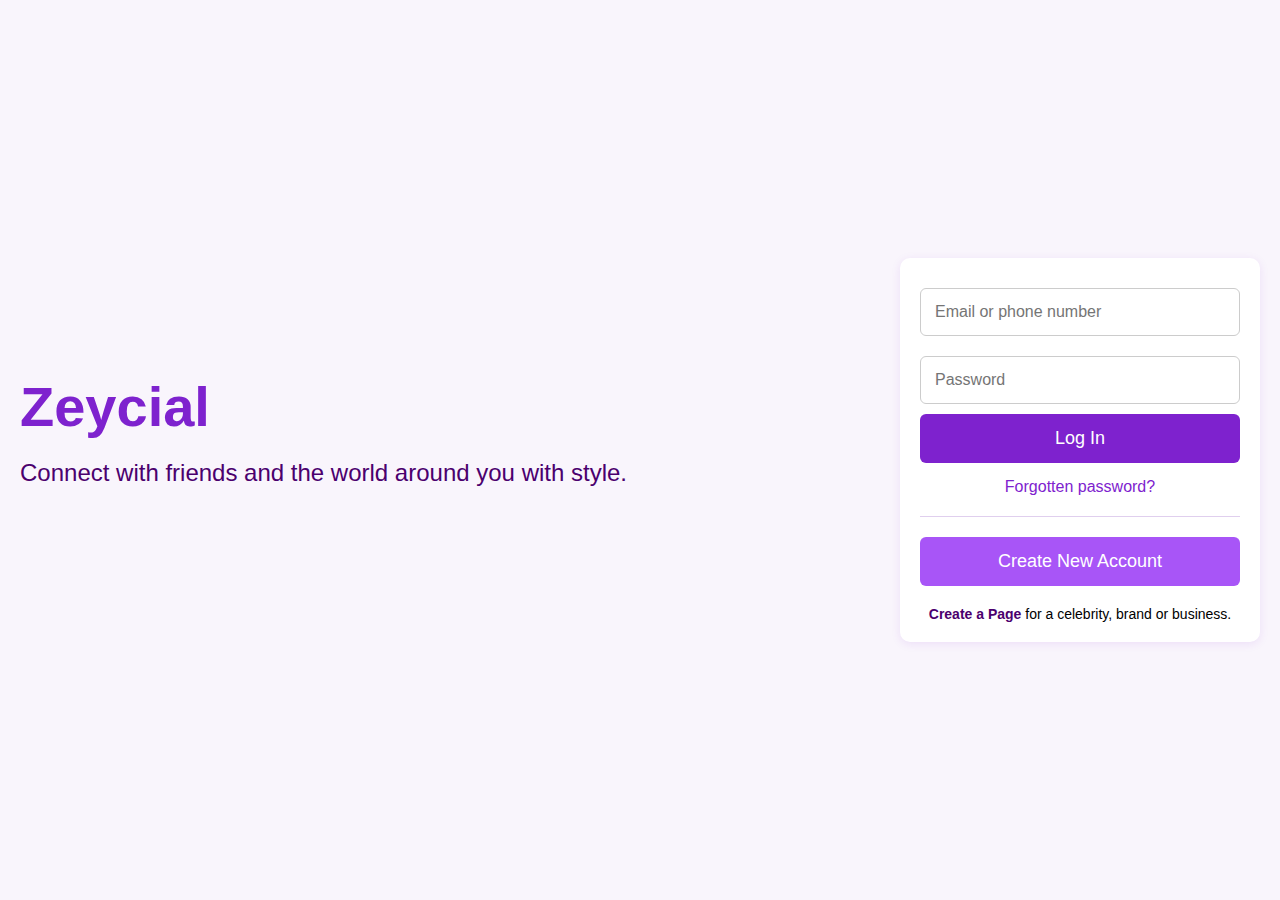
<file: index.html>
<!DOCTYPE html>
<html lang="en">
<head>
  <meta charset="UTF-8" />
  <meta name="viewport" content="width=device-width, initial-scale=1.0"/>
  <title>Login | Zeycial</title>
  <link rel="stylesheet" href="style.css" />
</head>
<body>
  <div class="container">
    <div class="text-section">
      <h1>Zeycial</h1>
      <p>Connect with friends and the world around you with style.</p>
    </div>
    <div class="form-section">
      <form>
        <input type="text" placeholder="Email or phone number" required />
        <input type="password" placeholder="Password" required />
        <button type="submit">Log In</button>
        <a href="#">Forgotten password?</a>
        <hr />
        <button class="create-account">Create New Account</button>
      </form>
      <p><a href="#">Create a Page</a> for a celebrity, brand or business.</p>
    </div>
  </div>
</body>
</html>
</file>
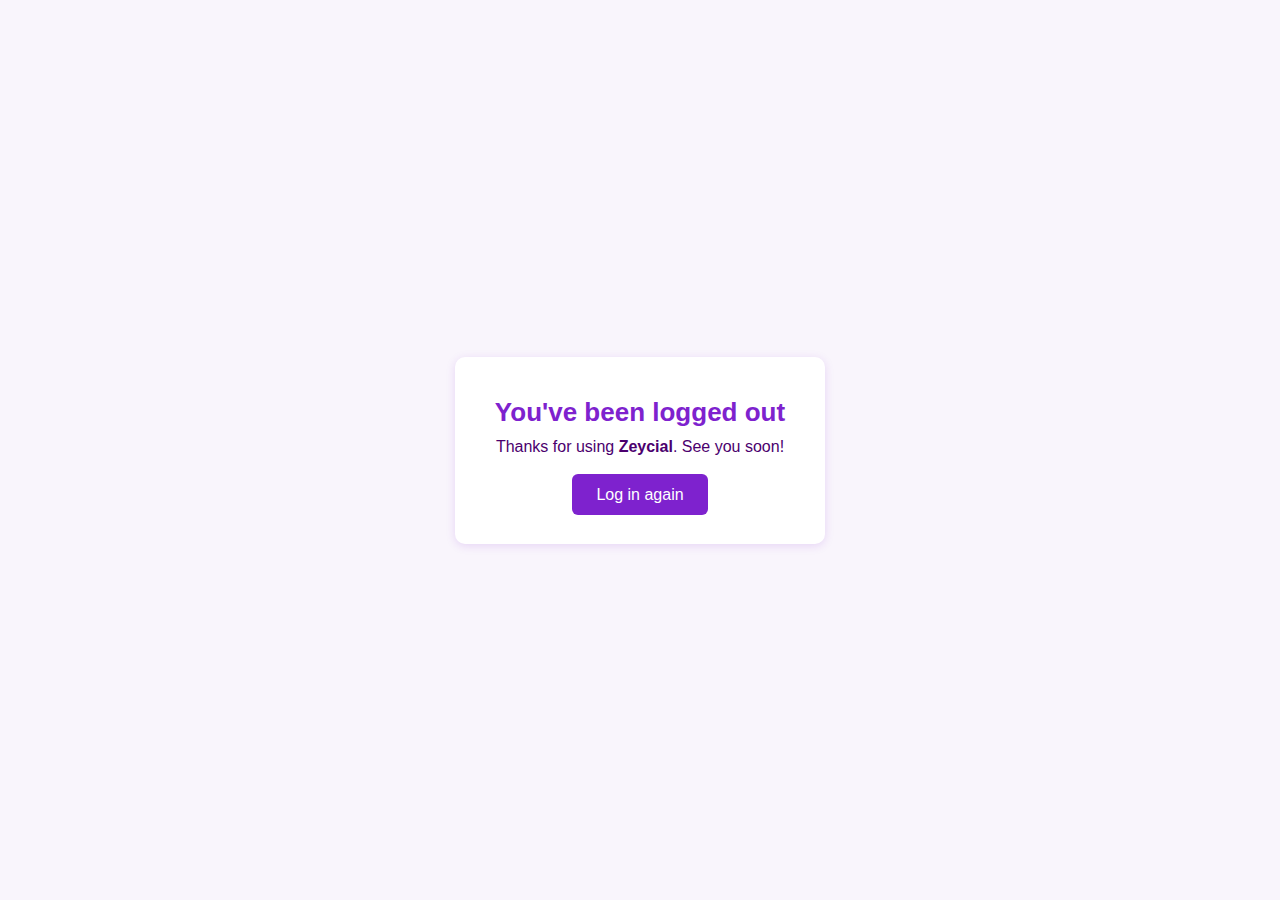
<file: logout.html>
<!DOCTYPE html>
<html lang="en">
<head>
  <meta charset="UTF-8" />
  <meta name="viewport" content="width=device-width, initial-scale=1.0"/>
  <title>Logged Out | Zeycial</title>
  <link rel="stylesheet" href="logout.css" />
</head>
<body>
  <div class="logout-container">
    <div class="card">
      <h1>You've been logged out</h1>
      <p>Thanks for using <strong>Zeycial</strong>. See you soon!</p>
      <a href="index.html" class="login-btn">Log in again</a>
    </div>
  </div>
</body>
</html>
</file>
<file: style.css>
* {
  margin: 0;
  padding: 0;
  box-sizing: border-box;
}

body {
  background-color: #f9f5fc;
  font-family: Helvetica, Arial, sans-serif;
}

.container {
  display: flex;
  justify-content: center;
  align-items: center;
  padding: 40px 20px;
  min-height: 100vh;
  flex-wrap: wrap;
}

.text-section {
  flex: 1;
  min-width: 300px;
  margin-bottom: 40px;
}

.text-section h1 {
  color: #7e22ce;
  font-size: 56px;
  margin-bottom: 20px;
}

.text-section p {
  font-size: 24px;
  color: #4b006e;
}

.form-section {
  background-color: white;
  padding: 20px;
  width: 360px;
  border-radius: 10px;
  box-shadow: 0 2px 10px rgba(126, 34, 206, 0.1);
  text-align: center;
}

form input {
  width: 100%;
  padding: 14px;
  margin: 10px 0;
  border: 1px solid #ccc;
  border-radius: 6px;
  font-size: 16px;
}

form button {
  width: 100%;
  padding: 14px;
  background-color: #7e22ce;
  border: none;
  border-radius: 6px;
  color: white;
  font-size: 18px;
  cursor: pointer;
}

form button:hover {
  background-color: #6b1aa7;
}

form a {
  display: block;
  margin: 15px 0;
  color: #7e22ce;
  text-decoration: none;
  font-weight: 500;
}

hr {
  margin: 20px 0;
  border: none;
  border-top: 1px solid #e0cfee;
}

.create-account {
  background-color: #a855f7;
}

.create-account:hover {
  background-color: #9333ea;
}

.form-section p {
  margin-top: 20px;
  font-size: 14px;
}

.form-section p a {
  font-weight: bold;
  color: #4b006e;
  text-decoration: none;
}
</file>
<file: logout.css>
* {
  margin: 0;
  padding: 0;
  box-sizing: border-box;
}

body {
  background-color: #f9f5fc;
  font-family: Helvetica, Arial, sans-serif;
  display: flex;
  justify-content: center;
  align-items: center;
  height: 100vh;
  animation: fadeInBody 1s ease-in-out;
}

@keyframes fadeInBody {
  from { opacity: 0; }
  to { opacity: 1; }
}

.logout-container {
  text-align: center;
  animation: slideUpFadeIn 1s ease forwards;
}

@keyframes slideUpFadeIn {
  from {
    transform: translateY(30px);
    opacity: 0;
  }
  to {
    transform: translateY(0);
    opacity: 1;
  }
}

.card {
  background-color: white;
  padding: 40px;
  border-radius: 10px;
  box-shadow: 0 2px 10px rgba(126, 34, 206, 0.15);
  max-width: 400px;
  margin: auto;
}

.card h1 {
  color: #7e22ce;
  font-size: 26px;
  margin-bottom: 10px;
}

.card p {
  color: #4b006e;
  font-size: 16px;
  margin-bottom: 30px;
}

.login-btn {
  text-decoration: none;
  background-color: #7e22ce;
  color: white;
  padding: 12px 24px;
  border-radius: 6px;
  font-size: 16px;
  transition: background-color 0.3s ease, transform 0.3s ease;
}

.login-btn:hover {
  background-color: #6b1aa7;
  transform: scale(1.05);
}
</file>
